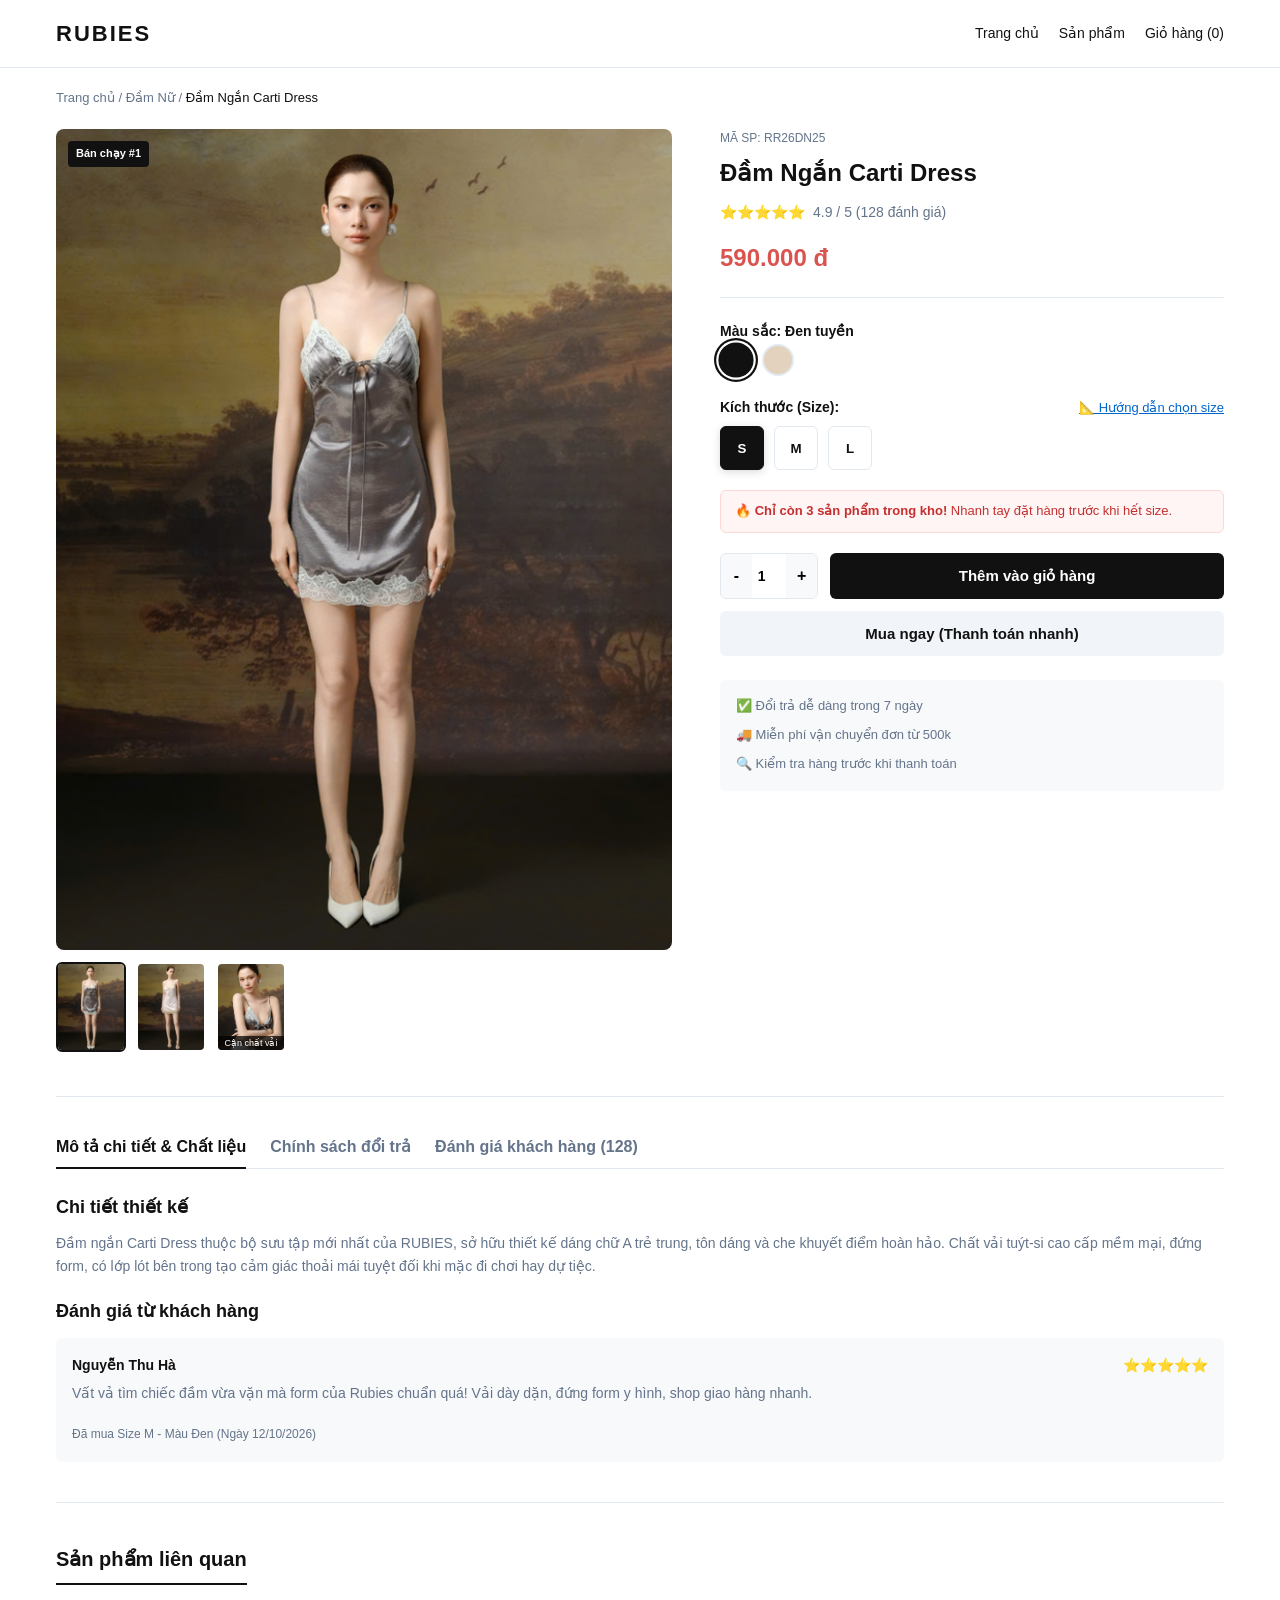
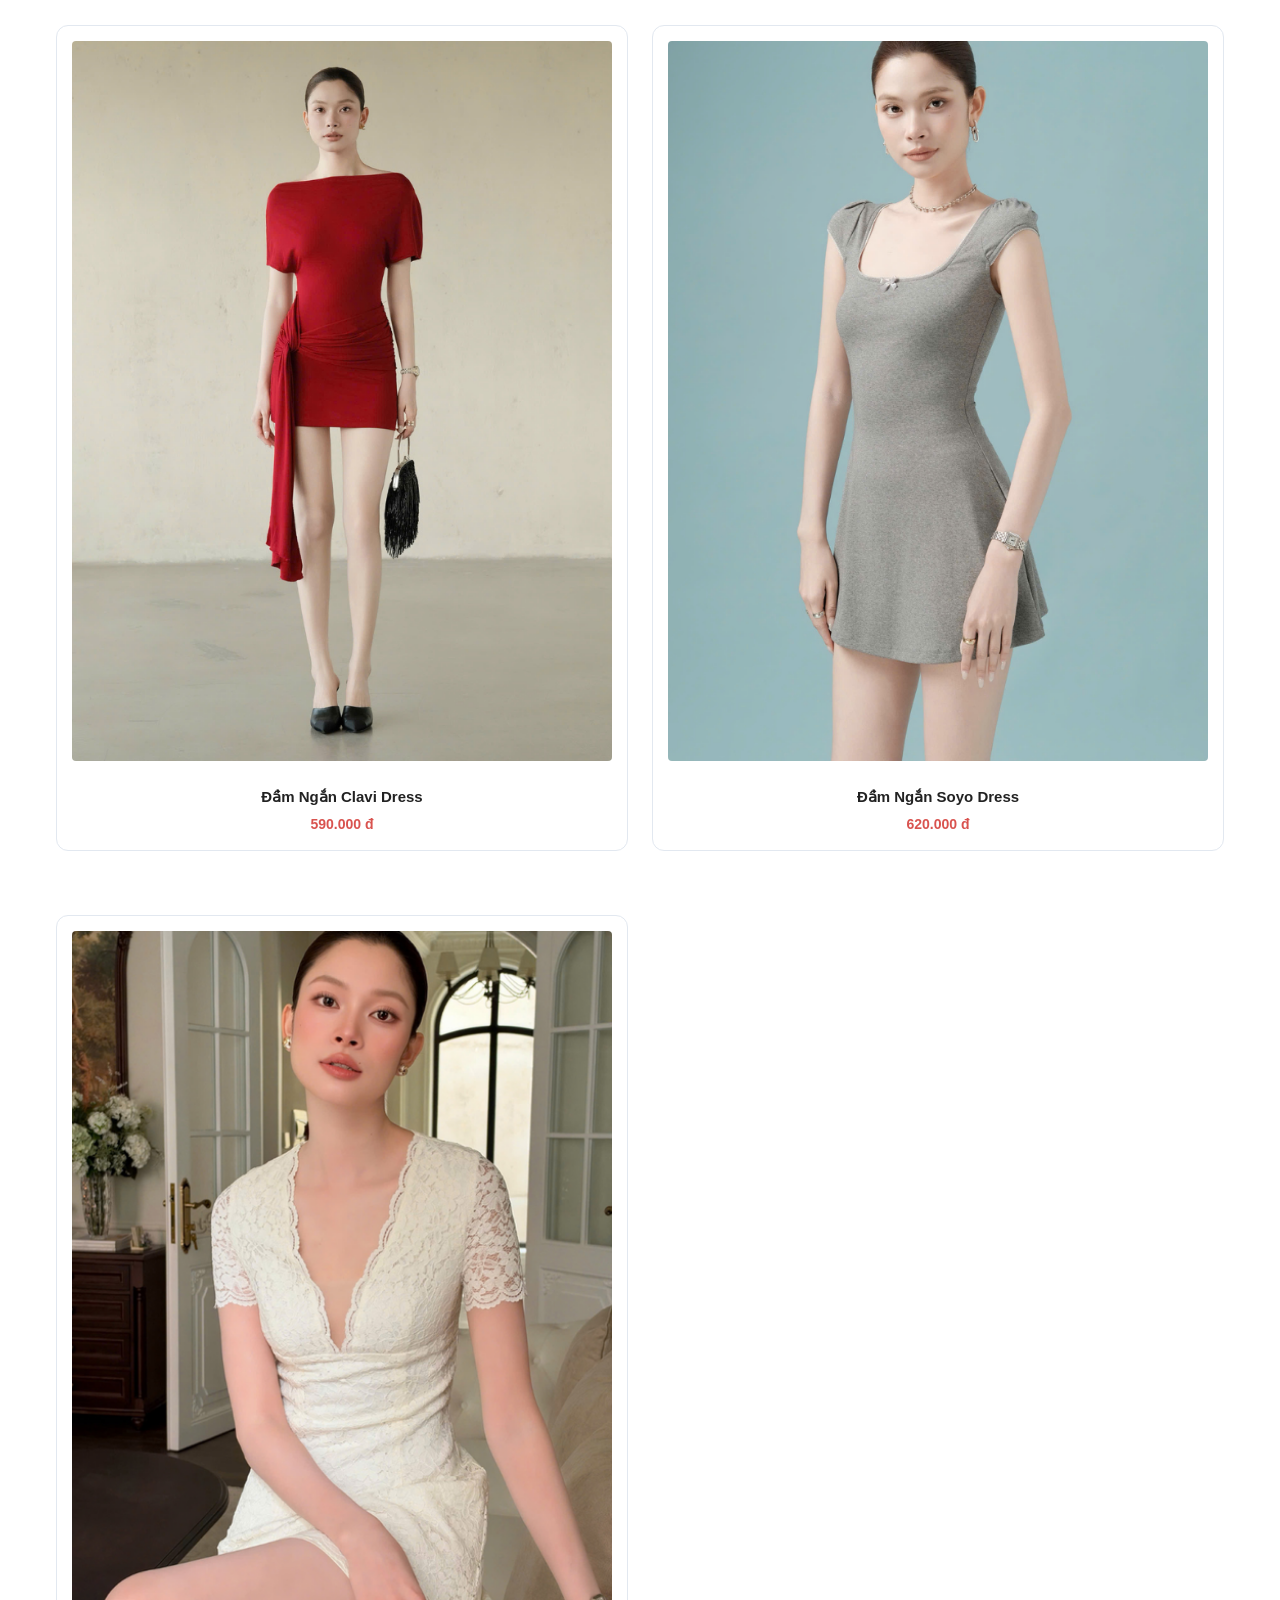
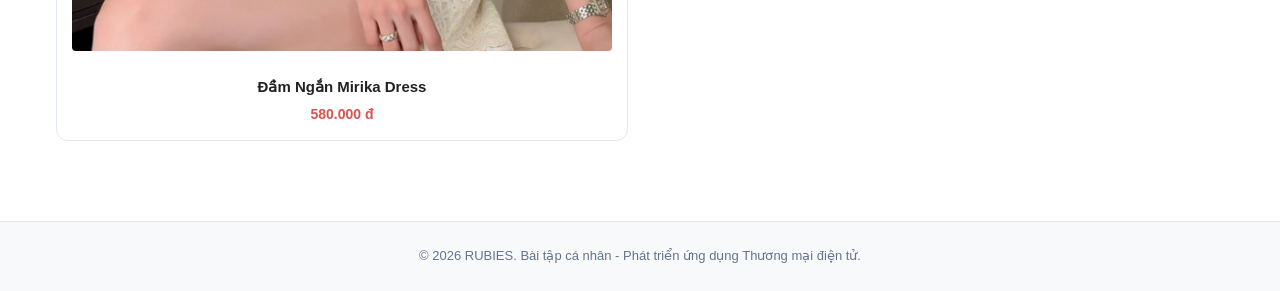
<file: index.html>
<!DOCTYPE html>
<html lang="vi">
<head>
    <!-- Google tag (gtag.js) -->
<script async src="https://www.googletagmanager.com/gtag/js?id=G-7BZDYN5CPM"></script>
<script>
  window.dataLayer = window.dataLayer || [];
  function gtag(){dataLayer.push(arguments);}
  gtag('js', new Date());

  gtag('config', 'G-7BZDYN5CPM');
</script>
    <meta charset="UTF-8">
    <meta name="viewport" content="width=device-width, initial-scale=1.0">
    <title>Đầm Ngắn Carti Dress - RUBIES Style</title>
    <link rel="stylesheet" href="style.css">
</head>
<body>
    <!-- Header: Đầu trang -->
    <header class="header">
        <div class="container header__container">
            <h1 class="logo">RUBIES</h1>
            <nav class="nav" aria-label="Menu chính">
                <a href="#" class="nav__link">Trang chủ</a>
                <a href="#" class="nav__link">Sản phẩm</a>
                <a href="#" class="nav__link">Giỏ hàng (0)</a>
            </nav>
        </div>
    </header>

    <!-- Main Content: Nội dung chính của trang -->
    <main class="main-content">
        <div class="container">
            <!-- Breadcrumb -->
            <nav class="breadcrumb" aria-label="Thanh điều hướng vị trí">
                <a href="#">Trang chủ</a> / <a href="#">Đầm Nữ</a> / <span>Đầm Ngắn Carti Dress</span>
            </nav>

            <!-- Product Detail Grid: Khung chi tiết sản phẩm 2 cột -->
            <div class="product-detail-grid">
               
                <!-- CỘT TRÁI: Thư viện ảnh sản phẩm -->
                <section class="product-gallery" aria-label="Thư viện hình ảnh">
                    <div class="main-image-wrap">
                        <span class="badge-hot">Bán chạy #1</span>
                        <img id="mainImage" src="images/Đầm Ngắn Carti Dress.webp" alt="Đầm Ngắn Carti Dress - Màu Đen">
                    </div>
                    <div class="thumbnail-list">
                        <button type="button" class="thumb-btn active" onclick="changeImage(this, 'images/Đầm Ngắn Carti Dress.webp')">
                            <img src="images/Đầm Ngắn Carti Dress.webp" alt="Đầm Ngắn Carti Dress - Màu Đen">
                        </button>
                        <button type="button" class="thumb-btn" onclick="changeImage(this, 'images/Đầm Ngắn Carti Dress be.webp')">
                            <img src="images/Đầm Ngắn Carti Dress be.webp" alt="Đầm Ngắn Carti Dress - Màu Be kem">
                        </button>
                        <button type="button" class="thumb-btn texture-thumb" onclick="changeImage(this, 'images/Đầm Ngắn Carti Dress cận chất vải.webp')">
                            <img src="images/Đầm Ngắn Carti Dress cận chất vải.webp" alt="Đầm Ngắn Carti Dress - Cận cảnh chất liệu">
                            <span class="thumb-label">Cận chất vải</span>
                        </button>
                    </div>
                </section>

                <!-- CỘT PHẢI: Thông tin sản phẩm & Mua hàng -->
                <section class="product-info" aria-label="Thông tin sản phẩm và mua hàng">
                    <span class="product-sku">Mã SP: RR26DN25</span>
                    <h2 class="product-title">Đầm Ngắn Carti Dress</h2>
                   
                    <!-- Đánh giá tóm tắt -->
                    <div class="product-rating-summary">
                        <div class="stars">⭐⭐⭐⭐⭐</div>
                        <span class="rating-text">4.9 / 5 (128 đánh giá)</span>
                    </div>

                    <!-- Giá bán -->
                    <div class="product-price-box">
                        <span class="current-price">590.000 đ</span>
                    </div>

                    <hr class="divider">

                    <!-- Khối chọn Màu sắc -->
                    <div class="selection-group">
                        <label class="selection-label">Màu sắc: <strong id="selectedColorText">Đen tuyền</strong></label>
                        <div class="color-swatches">
                            <button type="button" class="swatch color-black active" data-color="Đen tuyền" aria-label="Màu Đen tuyền" onclick="selectSwatch(this)"></button>
                            <button type="button" class="swatch color-beige" data-color="Be kem" aria-label="Màu Be kem" onclick="selectSwatch(this)"></button>
                        </div>
                    </div>

                    <!-- Khối chọn Size -->
                    <div class="selection-group">
                        <div class="label-row">
                            <label class="selection-label">Kích thước (Size):</label>
                            <button type="button" class="size-chart-btn" onclick="openModal()">📐 Hướng dẫn chọn size</button>
                        </div>
                        <div class="size-swatches">
                            <button type="button" class="size-btn active" onclick="selectSize(this)">S</button>
                            <button type="button" class="size-btn" onclick="selectSize(this)">M</button>
                            <button type="button" class="size-btn" onclick="selectSize(this)">L</button>
                        </div>
                    </div>

                    <!-- Tình trạng kho hàng -->
                    <div class="stock-status-alert">
                        🔥 <strong>Chỉ còn 3 sản phẩm trong kho!</strong> Nhanh tay đặt hàng trước khi hết size.
                    </div>

                    <!-- Số lượng & Nút Mua -->
                    <div class="purchase-actions">
                        <div class="quantity-selector">
                            <button type="button" onclick="decreaseQty()" aria-label="Giảm số lượng">-</button>
                            <input type="number" id="qtyInput" value="1" min="1" max="3" aria-label="Số lượng mua">
                            <button type="button" onclick="increaseQty()" aria-label="Tăng số lượng">+</button>
                        </div>
                        <button type="button" class="btn btn-primary" onclick="alert('Đã thêm sản phẩm vào giỏ hàng thành công!')">Thêm vào giỏ hàng</button>
                    </div>

                    <button type="button" class="btn btn-secondary">Mua ngay (Thanh toán nhanh)</button>

                    <!-- Cam kết dịch vụ -->
                    <ul class="trust-badges">
                        <li class="badge-item">✅ Đổi trả dễ dàng trong 7 ngày</li>
                        <li class="badge-item">🚚 Miễn phí vận chuyển đơn từ 500k</li>
                        <li class="badge-item">🔍 Kiểm tra hàng trước khi thanh toán</li>
                    </ul>
                </section>
            </div>

            <!-- Khu vực Tab Thông tin chi tiết & Đánh giá -->
            <section class="product-details-tabs">
                <div class="tab-headers">
                    <button type="button" class="tab-btn active">Mô tả chi tiết &amp; Chất liệu</button>
                    <button type="button" class="tab-btn">Chính sách đổi trả</button>
                    <button type="button" class="tab-btn">Đánh giá khách hàng (128)</button>
                </div>
                <div class="tab-content">
                    <h3>Chi tiết thiết kế</h3>
                    <p>Đầm ngắn Carti Dress thuộc bộ sưu tập mới nhất của RUBIES, sở hữu thiết kế dáng chữ A trẻ trung, tôn dáng và che khuyết điểm hoàn hảo. Chất vải tuýt-si cao cấp mềm mại, đứng form, có lớp lót bên trong tạo cảm giác thoải mái tuyệt đối khi mặc đi chơi hay dự tiệc.</p>
                   
                    <h3 style="margin-top: 20px;">Đánh giá từ khách hàng</h3>
                    <article class="review-card">
                        <header class="review-header">
                            <strong>Nguyễn Thu Hà</strong>
                            <span class="review-stars">⭐⭐⭐⭐⭐</span>
                        </header>
                        <p class="review-comment">Vất vả tìm chiếc đầm vừa vặn mà form của Rubies chuẩn quá! Vải dày dặn, đứng form y hình, shop giao hàng nhanh.</p>
                        <footer class="review-footer">
                            <span class="review-date">Đã mua Size M - Màu Đen (Ngày 12/10/2026)</span>
                        </footer>
                    </article>
                </div>
            </section>

            <!-- Khối Sản phẩm liên quan -->
            <section class="related-products">
                <h3 class="related-title">Sản phẩm liên quan</h3>
                <div class="related-grid">
                    <article class="product-card">
                        <img src="images/Đầm Ngắn Clavi Dress.webp" alt="Đầm Ngắn Clavi Dress">
                        <h4>Đầm Ngắn Clavi Dress</h4>
                        <p class="price">590.000 đ</p>
                    </article>
                    <article class="product-card">
                        <img src="images/Đầm Ngắn Soyo Dress.webp" alt="Đầm Ngắn Soyo Dress">
                        <h4>Đầm Ngắn Soyo Dress</h4>
                        <p class="price">620.000 đ</p>
                    </article>
                    <article class="product-card">
                        <img src="images/Đầm Ngắn Mirika Dress.webp" alt="Đầm Ngắn Mirika Dress">
                        <h4>Đầm Ngắn Mirika Dress</h4>
                        <p class="price">580.000 đ</p>
                    </article>
                </div>
            </section>
        </div>
    </main>

    <!-- Footer: Chân trang -->
    <footer class="footer">
        <div class="container">
            <p>&copy; 2026 RUBIES. Bài tập cá nhân - Phát triển ứng dụng Thương mại điện tử.</p>
        </div>
    </footer>

    <!-- Modal Bảng Size -->
    <div id="sizeModal" class="modal-overlay" role="dialog" aria-modal="true" aria-labelledby="modalTitle">
        <div class="modal-content">
            <button type="button" class="close-modal" onclick="closeModal()" aria-label="Đóng popup">&times;</button>
            <h3 id="modalTitle">Bảng Quy Đổi Kích Cỡ Chuẩn RUBIES</h3>
            <p>Chọn size dựa trên số đo cơ thể (cm):</p>
            <table class="size-table">
                <thead>
                    <tr>
                        <th>Size</th>
                        <th>Cân nặng (kg)</th>
                        <th>Vòng ngực</th>
                        <th>Vòng eo</th>
                    </tr>
                </thead>
                <tbody>
                    <tr><td>S</td><td>40 - 47 kg</td><td>80 - 84</td><td>62 - 66</td></tr>
                    <tr><td>M</td><td>48 - 54 kg</td><td>85 - 89</td><td>67 - 71</td></tr>
                    <tr><td>L</td><td>55 - 60 kg</td><td>90 - 94</td><td>72 - 76</td></tr>
                </tbody>
            </table>
        </div>
    </div>

    <!-- JavaScript Hỗ Trợ Tương Tác -->
    <script>
        // Đổi ảnh chính khi bấm thumbnail
        function changeImage(button, src) {
            document.getElementById('mainImage').src = src;
            document.querySelectorAll('.thumb-btn').forEach(btn => btn.classList.remove('active'));
            button.classList.add('active');
        }

        // Tăng giảm số lượng
        function increaseQty() {
            let input = document.getElementById('qtyInput');
            if(parseInt(input.value) < 3) input.value = parseInt(input.value) + 1;
        }
        function decreaseQty() {
            let input = document.getElementById('qtyInput');
            if(parseInt(input.value) > 1) input.value = parseInt(input.value) - 1;
        }

        // Modal Bảng size
        function openModal() {
            document.getElementById('sizeModal').style.display = 'flex';
        }
        function closeModal() {
            document.getElementById('sizeModal').style.display = 'none';
        }
        window.onclick = function(event) {
            let modal = document.getElementById('sizeModal');
            if (event.target == modal) modal.style.display = "none";
        }

        // JS Xử lý chọn Màu sắc (Đồng thời đổi ảnh chính)
        function selectSwatch(element) {
            document.querySelectorAll('.swatch').forEach(btn => btn.classList.remove('active'));
            element.classList.add('active');
            
            let colorName = element.getAttribute('data-color');
            document.getElementById('selectedColorText').textContent = colorName;

            let mainImage = document.getElementById('mainImage');
            if (colorName === 'Đen tuyền') {
                mainImage.src = 'images/Đầm Ngắn Carti Dress.webp';
            } else if (colorName === 'Be kem') {
                mainImage.src = 'images/Đầm Ngắn Carti Dress be.webp';
            }
        }

        // JS Xử lý chọn Size
        function selectSize(element) {
            document.querySelectorAll('.size-btn').forEach(btn => btn.classList.remove('active'));
            element.classList.add('active');
        }
    </script>
</body>
</html>
</file>
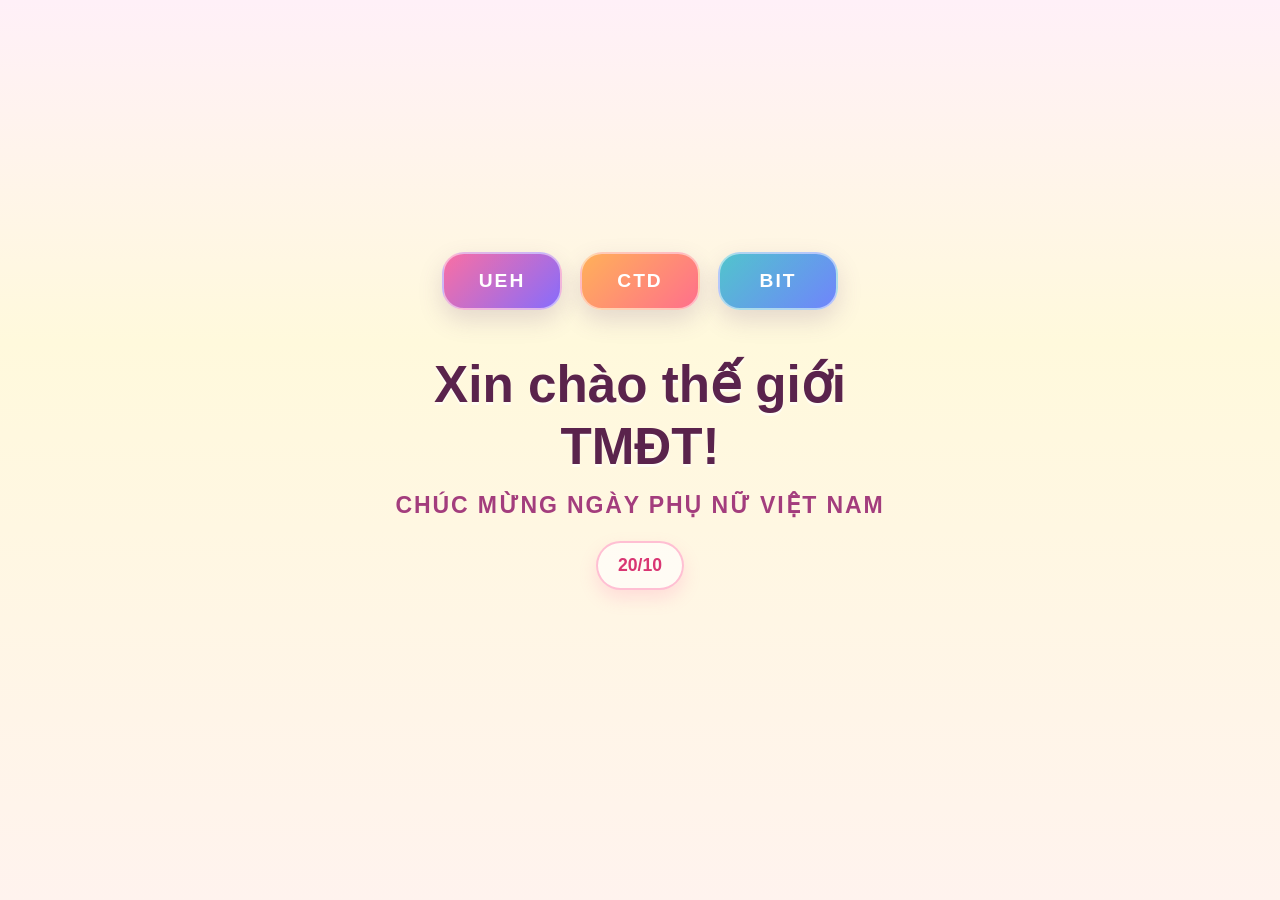
<file: Buoi1/index.html>
<!DOCTYPE html>
<html lang="vi">
<head>
  <meta charset="UTF-8" />
  <meta name="viewport" content="width=device-width, initial-scale=1.0" />
  <title>Shop Online của Tôi</title>
  <style>
    :root {
      --bg1: #fff0f8;
      --bg2: #ffe7a3;
      --pink: #ff4d94;
      --pink-dark: #d8286b;
      --red: #ff3b5c;
      --purple: #7a5cff;
      --gold: #ffd166;
      --white: #ffffff;
      --text: #4d2a55;
      --shadow: rgba(115, 48, 88, 0.25);
    }

    * {
      box-sizing: border-box;
    }

    html, body {
      margin: 0;
      min-height: 100%;
      font-family: Arial, Helvetica, sans-serif;
      color: var(--text);
      background: linear-gradient(180deg, var(--bg1) 0%, #fff9dc 38%, #fff3ee 100%);
      overflow: hidden;
    }

    body {
      position: relative;
    }

    .page {
      position: relative;
      z-index: 1;
      min-height: 100vh;
      display: flex;
      flex-direction: column;
      justify-content: center;
      align-items: center;
      text-align: center;
      padding: 40px 20px 80px;
    }

    .logo-row {
      display: flex;
      flex-wrap: wrap;
      justify-content: center;
      gap: 18px;
      margin-bottom: 26px;
      position: relative;
      z-index: 2;
    }

    .logo-badge {
      min-width: 120px;
      padding: 16px 22px;
      border-radius: 22px;
      font-weight: 700;
      letter-spacing: 2px;
      font-size: 1.2rem;
      color: #fff;
      border: 2px solid rgba(255,255,255,0.5);
      box-shadow: 0 10px 24px rgba(108, 72, 122, 0.18);
      text-transform: uppercase;
      background: linear-gradient(135deg, rgba(249,95,156,0.9), rgba(122,92,255,0.9));
    }

    .logo-badge:nth-child(2) {
      background: linear-gradient(135deg, rgba(255,170,77,0.92), rgba(255,99,132,0.92));
    }

    .logo-badge:nth-child(3) {
      background: linear-gradient(135deg, rgba(62,190,202,0.9), rgba(96,119,255,0.9));
    }

    .hero {
      position: relative;
      z-index: 2;
      max-width: 900px;
      padding: 18px 24px;
    }

    h1 {
      margin: 0 0 15px;
      font-size: clamp(2.1rem, 4vw, 4rem);
      line-height: 1.2;
      color: #5a234c;
      text-shadow: 0 3px 0 rgba(255,255,255,0.6);
      animation: pulse 2s ease-in-out infinite alternate;
    }

    .subtitle {
      margin: 0;
      font-size: clamp(1rem, 1.8vw, 1.5rem);
      font-weight: 700;
      color: #a33d7d;
      letter-spacing: 0.08em;
      text-transform: uppercase;
    }

    .date-tag {
      margin-top: 22px;
      display: inline-block;
      background: rgba(255,255,255,0.6);
      border: 2px solid rgba(255, 77, 148, 0.35);
      padding: 12px 20px;
      border-radius: 999px;
      font-size: 1.1rem;
      font-weight: 700;
      color: #d93673;
      box-shadow: 0 8px 18px rgba(255, 114, 170, 0.2);
    }

    .floating-layer {
      position: fixed;
      inset: 0;
      overflow: hidden;
      pointer-events: none;
      z-index: 0;
    }

    .bubble,
    .heart {
      position: absolute;
      top: -20vh;
      opacity: 0;
      pointer-events: auto;
      cursor: pointer;
      user-select: none;
      animation: floatDown linear forwards;
      will-change: transform, opacity;
    }

    .bubble {
      width: var(--size);
      height: var(--size);
      left: var(--left);
      border-radius: 50%;
      background: radial-gradient(circle at 30% 30%, rgba(255,255,255,0.9), rgba(255,255,255,0.1) 25%, rgba(255,255,255,0.6) 26%, rgba(255,94,168,0.6) 70%, rgba(122,92,255,0.7) 100%);
      border: 2px solid rgba(255,255,255,0.55);
      box-shadow: inset -6px -8px 15px rgba(255,255,255,0.25), 0 0 22px rgba(255, 130, 198, 0.35);
      animation-duration: var(--duration);
      animation-delay: var(--delay);
    }

    .heart {
      left: var(--left);
      font-size: var(--size);
      color: rgba(255, 71, 107, 0.82);
      text-shadow: 0 0 18px rgba(255, 120, 164, 0.6);
      animation-duration: var(--duration);
      animation-delay: var(--delay);
    }

    .bubble:active,
    .heart:active {
      transform: scale(1.05);
    }

    .message {
      position: fixed;
      left: 50%;
      top: 50%;
      transform: translate(-50%, -50%) scale(0.8);
      width: min(90vw, 740px);
      background: rgba(255,255,255,0.82);
      border: 2px solid rgba(255, 103, 173, 0.5);
      border-radius: 28px;
      box-shadow: 0 25px 80px rgba(113, 52, 94, 0.2);
      padding: 28px 26px;
      text-align: center;
      opacity: 0;
      visibility: hidden;
      transition: all 0.45s ease;
      backdrop-filter: blur(8px);
      z-index: 3;
    }

    .message.show {
      opacity: 1;
      visibility: visible;
      transform: translate(-50%, -50%) scale(1);
    }

    .message h2 {
      margin: 0 0 12px;
      color: #d73d77;
      font-size: clamp(1.5rem, 2vw, 2.5rem);
      letter-spacing: 0.03em;
    }

    .message p {
      margin: 0;
      font-size: clamp(1rem, 1.4vw, 1.3rem);
      line-height: 1.8;
      color: #5f3753;
      font-weight: 600;
    }

    .explode {
      animation: burst 0.7s ease-out forwards !important;
      opacity: 1 !important;
    }

    .particle {
      position: absolute;
      width: 10px;
      height: 10px;
      border-radius: 50%;
      pointer-events: none;
      z-index: 4;
      animation: particleMove 700ms ease-out forwards;
    }

    @keyframes floatDown {
      0% {
        transform: translate3d(0, -12vh, 0) scale(0.7) rotate(0deg);
        opacity: 0;
      }
      10% {
        opacity: 1;
      }
      100% {
        transform: translate3d(8px, 115vh, 0) scale(1.15) rotate(140deg);
        opacity: 0;
      }
    }

    @keyframes burst {
      0% {
        transform: scale(1);
        opacity: 1;
      }
      30% {
        transform: scale(1.7);
        opacity: 1;
      }
      100% {
        transform: scale(0.2);
        opacity: 0;
      }
    }

    @keyframes particleMove {
      0% {
        opacity: 1;
        transform: translate(0, 0) scale(1);
      }
      100% {
        opacity: 0;
        transform: translate(var(--dx), var(--dy)) scale(0.2);
      }
    }

    @keyframes pulse {
      from {
        transform: scale(1);
      }
      to {
        transform: scale(1.04);
      }
    }

    @media (max-width: 600px) {
      .logo-badge {
        min-width: 92px;
        font-size: 1rem;
        letter-spacing: 1.2px;
      }

      .hero {
        padding: 10px 14px;
      }

      .message {
        padding: 22px 16px;
      }
    }
  </style>
</head>
<body>
  <div class="floating-layer" id="floatingLayer" aria-hidden="true"></div>

  <div class="page">
    <div class="logo-row" aria-label="logo UEH CTD BIT">
      <div class="logo-badge">UEH</div>
      <div class="logo-badge">CTD</div>
      <div class="logo-badge">BIT</div>
    </div>

    <div class="hero">
      <h1>Xin chào thế giới<br />TMĐT!</h1>
      <p class="subtitle">Chúc mừng ngày phụ nữ Việt Nam</p>
      <div class="date-tag">20/10</div>
    </div>
  </div>

  <div class="message" id="messageBox" role="dialog" aria-live="polite">
    <h2>20/10 – Ngày Phụ Nữ Việt Nam</h2>
    <p>
      Chúc các chị em luôn mạnh mẽ, xinh đẹp, hạnh phúc và thành công trong mọi bước đường.<br />
      Yêu thương, trân trọng và biết ơn các người phụ nữ yêu quý! 💖
    </p>
  </div>

  <script>
    const layer = document.getElementById('floatingLayer');
    const messageBox = document.getElementById('messageBox');

    function createFallingItems() {
      const totalHearts = 18;
      const totalBubbles = 26;

      for (let i = 0; i < totalHearts; i++) {
        const heart = document.createElement('div');
        heart.className = 'heart';
        heart.textContent = '♥';
        heart.style.setProperty('--left', `${Math.random() * 100}%`);
        heart.style.setProperty('--size', `${(Math.random() * 24 + 18).toFixed(2)}px`);
        heart.style.setProperty('--duration', `${(Math.random() * 8 + 7).toFixed(2)}s`);
        heart.style.setProperty('--delay', `${(Math.random() * 8).toFixed(2)}s`);
        heart.addEventListener('click', (event) => triggerExplosion(event, heart));
        layer.appendChild(heart);
      }

      for (let i = 0; i < totalBubbles; i++) {
        const bubble = document.createElement('div');
        bubble.className = 'bubble';
        bubble.style.setProperty('--left', `${Math.random() * 100}%`);
        bubble.style.setProperty('--size', `${(Math.random() * 26 + 12).toFixed(2)}px`);
        bubble.style.setProperty('--duration', `${(Math.random() * 9 + 8).toFixed(2)}s`);
        bubble.style.setProperty('--delay', `${(Math.random() * 10).toFixed(2)}s`);
        bubble.addEventListener('click', (event) => triggerExplosion(event, bubble));
        layer.appendChild(bubble);
      }
    }

    function triggerExplosion(event, element) {
      const rect = element.getBoundingClientRect();
      const centerX = rect.left + rect.width / 2;
      const centerY = rect.top + rect.height / 2;

      element.classList.add('explode');
      setTimeout(() => element.remove(), 700);

      for (let i = 0; i < 18; i++) {
        const particle = document.createElement('span');
        particle.className = 'particle';
        particle.style.left = `${centerX}px`;
        particle.style.top = `${centerY}px`;
        particle.style.background = i % 2 === 0 ? '#ff5ca8' : '#ffd166';
        particle.style.setProperty('--dx', `${(Math.random() - 0.5) * 180}px`);
        particle.style.setProperty('--dy', `${(Math.random() - 0.5) * 180}px`);
        document.body.appendChild(particle);
        setTimeout(() => particle.remove(), 700);
      }

      showMessage();
    }

    function showMessage() {
      messageBox.classList.add('show');
      clearTimeout(showMessage.timer);
      showMessage.timer = setTimeout(() => {
        messageBox.classList.remove('show');
      }, 2600);
    }

    document.addEventListener('click', (event) => {
      if (event.target === document.body || event.target === document.documentElement || event.target.classList.contains('page')) {
        const burstX = event.clientX || window.innerWidth / 2;
        const burstY = event.clientY || window.innerHeight / 2;

        for (let i = 0; i < 18; i++) {
          const particle = document.createElement('span');
          particle.className = 'particle';
          particle.style.left = `${burstX}px`;
          particle.style.top = `${burstY}px`;
          particle.style.background = i % 2 === 0 ? '#ff4d94' : '#6d8cff';
          particle.style.setProperty('--dx', `${(Math.random() - 0.5) * 200}px`);
          particle.style.setProperty('--dy', `${(Math.random() - 0.5) * 200}px`);
          document.body.appendChild(particle);
          setTimeout(() => particle.remove(), 700);
        }

        showMessage();
      }
    });

    createFallingItems();
  </script>
</body>
</html>
</file>
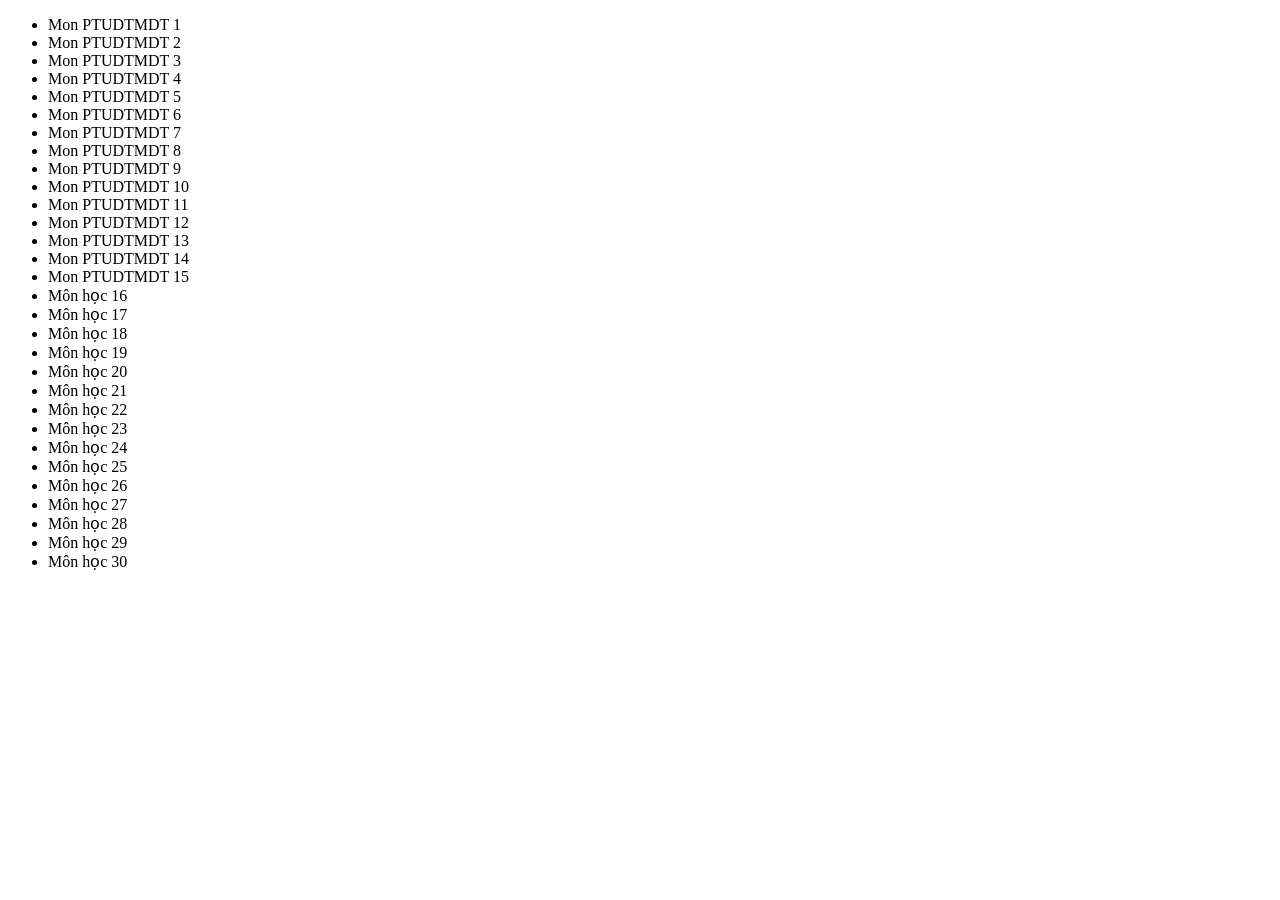
<file: Buoi2/Buoi2.html>
<!DOCTYPE html>
<html lang="en">
<head>
    <meta charset="UTF-8">
    <meta name="viewport" content="width=device-width, initial-scale=1.0">
    <title>Buoi2</title>
</head>
<body>
    <ul>
        <li>Mon PTUDTMDT 1</li>
        <li>Mon PTUDTMDT 2</li>
        <li>Mon PTUDTMDT 3</li>
        <li>Mon PTUDTMDT 4</li>
        <li>Mon PTUDTMDT 5</li>
        <li>Mon PTUDTMDT 6</li>
        <li>Mon PTUDTMDT 7</li>
        <li>Mon PTUDTMDT 8</li>
        <li>Mon PTUDTMDT 9</li>
        <li>Mon PTUDTMDT 10</li>
        <li>Mon PTUDTMDT 11</li>
        <li>Mon PTUDTMDT 12</li>
        <li>Mon PTUDTMDT 13</li>
        <li>Mon PTUDTMDT 14</li>
        <li>Mon PTUDTMDT 15</li>
        <li>Môn học 16</li>
        <li>Môn học 17</li>
        <li>Môn học 18</li>
        <li>Môn học 19</li>
        <li>Môn học 20</li>
        <li>Môn học 21</li>
        <li>Môn học 22</li>
        <li>Môn học 23</li>
        <li>Môn học 24</li>
        <li>Môn học 25</li>
        <li>Môn học 26</li>
        <li>Môn học 27</li>
        <li>Môn học 28</li>
        <li>Môn học 29</li>
        <li>Môn học 30</li>
    </ul>
</body>
</html>
</file>
<file: style.css>
/* --- Khởi tạo chung --- */
:root {
    --primary: #111111;
    --accent: #d9534f;
    --gray-light: #f8f9fa;
    --gray-border: #e2e8f0;
    --text-muted: #64748b;
    --font: -apple-system, BlinkMacSystemFont, "Segoe UI", Roboto, sans-serif;
}

* { box-sizing: border-box; margin: 0; padding: 0; }
body { font-family: var(--font); color: var(--primary); background: #fff; line-height: 1.6; }
.container { width: 100%; max-width: 1200px; margin: 0 auto; padding: 0 16px; }

/* --- Header --- */
.header { border-bottom: 1px solid var(--gray-border); padding: 16px 0; position: sticky; top: 0; background: rgba(255,255,255,0.95); z-index: 99; backdrop-filter: blur(5px); }
.header__container { display: flex; justify-content: space-between; align-items: center; }
.logo { font-size: 22px; font-weight: 800; letter-spacing: 2px; }
.nav { display: flex; gap: 20px; }
.nav__link { text-decoration: none; color: var(--primary); font-weight: 500; font-size: 14px; }

/* --- Breadcrumb --- */
.breadcrumb { font-size: 13px; color: var(--text-muted); margin: 20px 0; }
.breadcrumb a { color: var(--text-muted); text-decoration: none; }
.breadcrumb span { color: var(--primary); font-weight: 500; }

/* --- Bố cục 2 cột Chi tiết sản phẩm --- */
.product-detail-grid {
    display: grid;
    grid-template-columns: 1fr;
    gap: 32px;
    margin-bottom: 40px;
}
@media (min-width: 992px) {
    .product-detail-grid { grid-template-columns: 1.1fr 0.9fr; gap: 48px; }
}

/* --- Gallery ảnh --- */
.main-image-wrap { position: relative; width: 100%; aspect-ratio: 3/4; background: var(--gray-light); border-radius: 8px; overflow: hidden; margin-bottom: 12px; }
.main-image-wrap img { width: 100%; height: 100%; object-fit: cover; }
.badge-hot { position: absolute; top: 12px; left: 12px; background: var(--primary); color: #fff; font-size: 11px; font-weight: 600; padding: 4px 8px; border-radius: 4px; z-index: 2; }

.thumbnail-list { display: flex; gap: 10px; overflow-x: auto; padding-bottom: 4px; }
.thumb-btn { position: relative; width: 70px; height: 90px; border: 2px solid transparent; border-radius: 6px; overflow: hidden; cursor: pointer; background: none; padding: 0; flex-shrink: 0; }
.thumb-btn img { width: 100%; height: 100%; object-fit: cover; }
.thumb-btn.active { border-color: var(--primary); }
.texture-thumb .thumb-label { position: absolute; bottom: 0; left: 0; right: 0; background: rgba(0,0,0,0.7); color: #fff; font-size: 9px; text-align: center; padding: 2px 0; }

/* --- Thông tin sản phẩm --- */
.product-sku { font-size: 12px; color: var(--text-muted); text-transform: uppercase; margin-bottom: 6px; display: block; }
.product-title { font-size: 24px; font-weight: 700; margin-bottom: 8px; }
.product-rating-summary { display: flex; align-items: center; gap: 8px; font-size: 14px; margin-bottom: 16px; }
.rating-text { color: var(--text-muted); }

.product-price-box { margin-bottom: 20px; }
.current-price { font-size: 24px; font-weight: 700; color: var(--accent); }
.divider { border: none; border-top: 1px solid var(--gray-border); margin: 20px 0; }

.selection-group { margin-bottom: 20px; }
.label-row { display: flex; justify-content: space-between; align-items: center; margin-bottom: 8px; }
.selection-label { font-size: 14px; font-weight: 600; }
.size-chart-btn { background: none; border: none; color: #0066cc; font-size: 13px; cursor: pointer; text-decoration: underline; }

.color-swatches, .size-swatches { display: flex; gap: 10px; }

/* Định dạng Swatches Chọn Màu sắc */
.swatch {
    width: 32px;
    height: 32px;
    border-radius: 50%;
    border: 2px solid var(--gray-border);
    cursor: pointer;
    outline: none;
    transition: all 0.2s ease-in-out;
}

.swatch.active {
    border-color: var(--primary);
    box-shadow: 0 0 0 2px #ffffff, 0 0 0 4px var(--primary);
    transform: scale(1.1);
}

.color-black { background: #111; }
.color-beige { background: #e3d2be; }

/* Định dạng Nút chọn Size */
.size-btn {
    width: 44px;
    height: 44px;
    border: 1px solid var(--gray-border);
    background: #ffffff;
    color: var(--primary);
    border-radius: 6px;
    font-weight: 600;
    cursor: pointer;
    transition: all 0.2s ease-in-out;
}

.size-btn:hover { border-color: var(--primary); }

.size-btn.active {
    border-color: var(--primary);
    background: var(--primary);
    color: #ffffff;
    box-shadow: 0 2px 8px rgba(0, 0, 0, 0.15);
}

/* Tồn kho */
.stock-status-alert { background: #fff5f5; border: 1px solid #fed7d7; color: #c53030; padding: 10px 14px; border-radius: 6px; font-size: 13px; margin-bottom: 20px; }

/* Actions */
.purchase-actions { display: flex; gap: 12px; margin-bottom: 12px; }
.quantity-selector { display: flex; border: 1px solid var(--gray-border); border-radius: 6px; overflow: hidden; }
.quantity-selector button { width: 40px; background: var(--gray-light); border: none; font-size: 16px; font-weight: 600; cursor: pointer; }
.quantity-selector input { width: 45px; border: none; text-align: center; font-size: 14px; font-weight: 600; outline: none; }

.btn { width: 100%; padding: 14px; border-radius: 6px; font-weight: 600; font-size: 15px; cursor: pointer; border: none; transition: 0.2s; }
.btn-primary { background: var(--primary); color: #fff; }
/* --- HOVER VÀ FOCUS-VISIBLE CHO NÚT THÊM VÀO GIỎ HÀNG --- */

/* Hiệu ứng khi di chuyển chuột lên nút */
.btn-primary:hover {
    background: #333333;
    transform: translateY(-2px);
    box-shadow: 0 4px 10px rgba(0, 0, 0, 0.15);
}

/* Trạng thái khi điều hướng bằng bàn phím */
.btn-primary:focus-visible {
    outline: 3px solid var(--accent);
    outline-offset: 3px;
    background: #333333;
    color: #ffffff;
}

/* Hiệu ứng focus cho nút chọn size */
.size-btn:focus-visible {
    outline: 2px solid var(--accent);
    outline-offset: 3px;
}
.btn-secondary { background: #f1f5f9; color: var(--primary); margin-bottom: 24px; }
.btn-secondary:hover { background: #e2e8f0; }

/* Trust Badges */
.trust-badges { list-style: none; display: flex; flex-direction: column; gap: 8px; font-size: 13px; color: var(--text-muted); background: var(--gray-light); padding: 16px; border-radius: 6px; }

/* --- Tabs & Reviews Section --- */
.product-details-tabs { border-top: 1px solid var(--gray-border); padding-top: 40px; margin-bottom: 40px; }
.tab-headers { display: flex; gap: 24px; border-bottom: 1px solid var(--gray-border); margin-bottom: 24px; }
.tab-btn { background: none; border: none; font-size: 16px; font-weight: 600; padding-bottom: 12px; cursor: pointer; color: var(--text-muted); position: relative; }
.tab-btn.active { color: var(--primary); }
.tab-btn.active::after { content: ''; position: absolute; bottom: -1px; left: 0; width: 100%; height: 2px; background: var(--primary); }

.tab-content h3 { font-size: 18px; margin-bottom: 10px; }
.tab-content p { color: var(--text-muted); font-size: 14px; margin-bottom: 16px; }

.review-card { background: var(--gray-light); padding: 16px; border-radius: 6px; margin-top: 12px; }
.review-header { display: flex; justify-content: space-between; margin-bottom: 6px; font-size: 14px; }
.review-comment { font-size: 14px; color: var(--primary); margin-bottom: 8px; }
.review-date { font-size: 12px; color: var(--text-muted); }

/* --- Sản phẩm liên quan --- */
.related-products { margin-bottom: 60px; border-top: 1px solid var(--gray-border); padding-top: 40px; }
.related-title { font-size: 20px; margin-bottom: 20px; border-bottom: 2px solid var(--primary); padding-bottom: 8px; display: inline-block; }
/* --- THỰC HÀNH CSS GRID: SẢN PHẨM LIÊN QUAN --- */
.related-grid {
    display: grid;
    grid-template-columns: repeat(2, minmax(0, 1fr));
    gap: 24px;
}

/* Định dạng hình ảnh sản phẩm */
.related-grid .product-card img {
    width: 100%;
    aspect-ratio: 3 / 4;
    height: auto;
    object-fit: cover;
    border-radius: 4px;
}

/* Điều chỉnh bố cục trên màn hình nhỏ */
@media (max-width: 576px) {
    .related-grid {
        grid-template-columns: 1fr;
    }
}
.product-card { text-align: center; border: 1px solid var(--gray-border); padding: 12px; border-radius: 6px; background: #fff; transition: transform 0.2s; }
.product-card:hover { transform: translateY(-4px); box-shadow: 0 4px 12px rgba(0,0,0,0.08); }
.product-card img { width: 100%; height: 260px; object-fit: cover; border-radius: 4px; margin-bottom: 8px; }
.product-card h4 { font-size: 15px; margin: 8px 0 4px; font-weight: 600; }
.product-card .price { color: var(--accent); font-weight: 700; font-size: 14px; }
/* --- BƯỚC 4: THỰC HÀNH CSS SELECTOR VÀ BOX MODEL --- */

/* 1. ELEMENT SELECTOR */
article {
    display: block;
}

/* 2. CLASS SELECTOR */
.product-card {
    width: 100%;
    box-sizing: border-box;
}

/* 3. DESCENDANT SELECTOR */
.related-products .product-card h4 {
    color: #222222;
}

.related-products .product-card .price {
    color: var(--accent);
}

/* 4. BOX MODEL */
.related-products .product-card {
    margin: 20px 0;
    padding: 15px;
    border: 1px solid var(--gray-border);
    border-radius: 12px;
}

/* 5. HIỆU ỨNG HOVER */
.related-products .product-card:hover {
    border-color: var(--accent);
    transform: translateY(-4px);
    box-shadow: 0 4px 12px rgba(0, 0, 0, 0.1);
}
/* --- Footer --- */
.footer { border-top: 1px solid var(--gray-border); padding: 24px 0; text-align: center; color: var(--text-muted); font-size: 13px; background: var(--gray-light); }

/* --- Modal Bảng Size --- */
.modal-overlay { display: none; position: fixed; top: 0; left: 0; width: 100%; height: 100%; background: rgba(0,0,0,0.5); justify-content: center; align-items: center; z-index: 1000; }
.modal-content { background: #fff; padding: 24px; border-radius: 8px; width: 90%; max-width: 500px; position: relative; }
.close-modal { position: absolute; top: 12px; right: 16px; background: none; border: none; font-size: 24px; cursor: pointer; }
.size-table { width: 100%; border-collapse: collapse; margin-top: 16px; font-size: 14px; }
.size-table th, .size-table td { border: 1px solid var(--gray-border); padding: 10px; text-align: center; }
.size-table th { background: var(--gray-light); }
</file>
